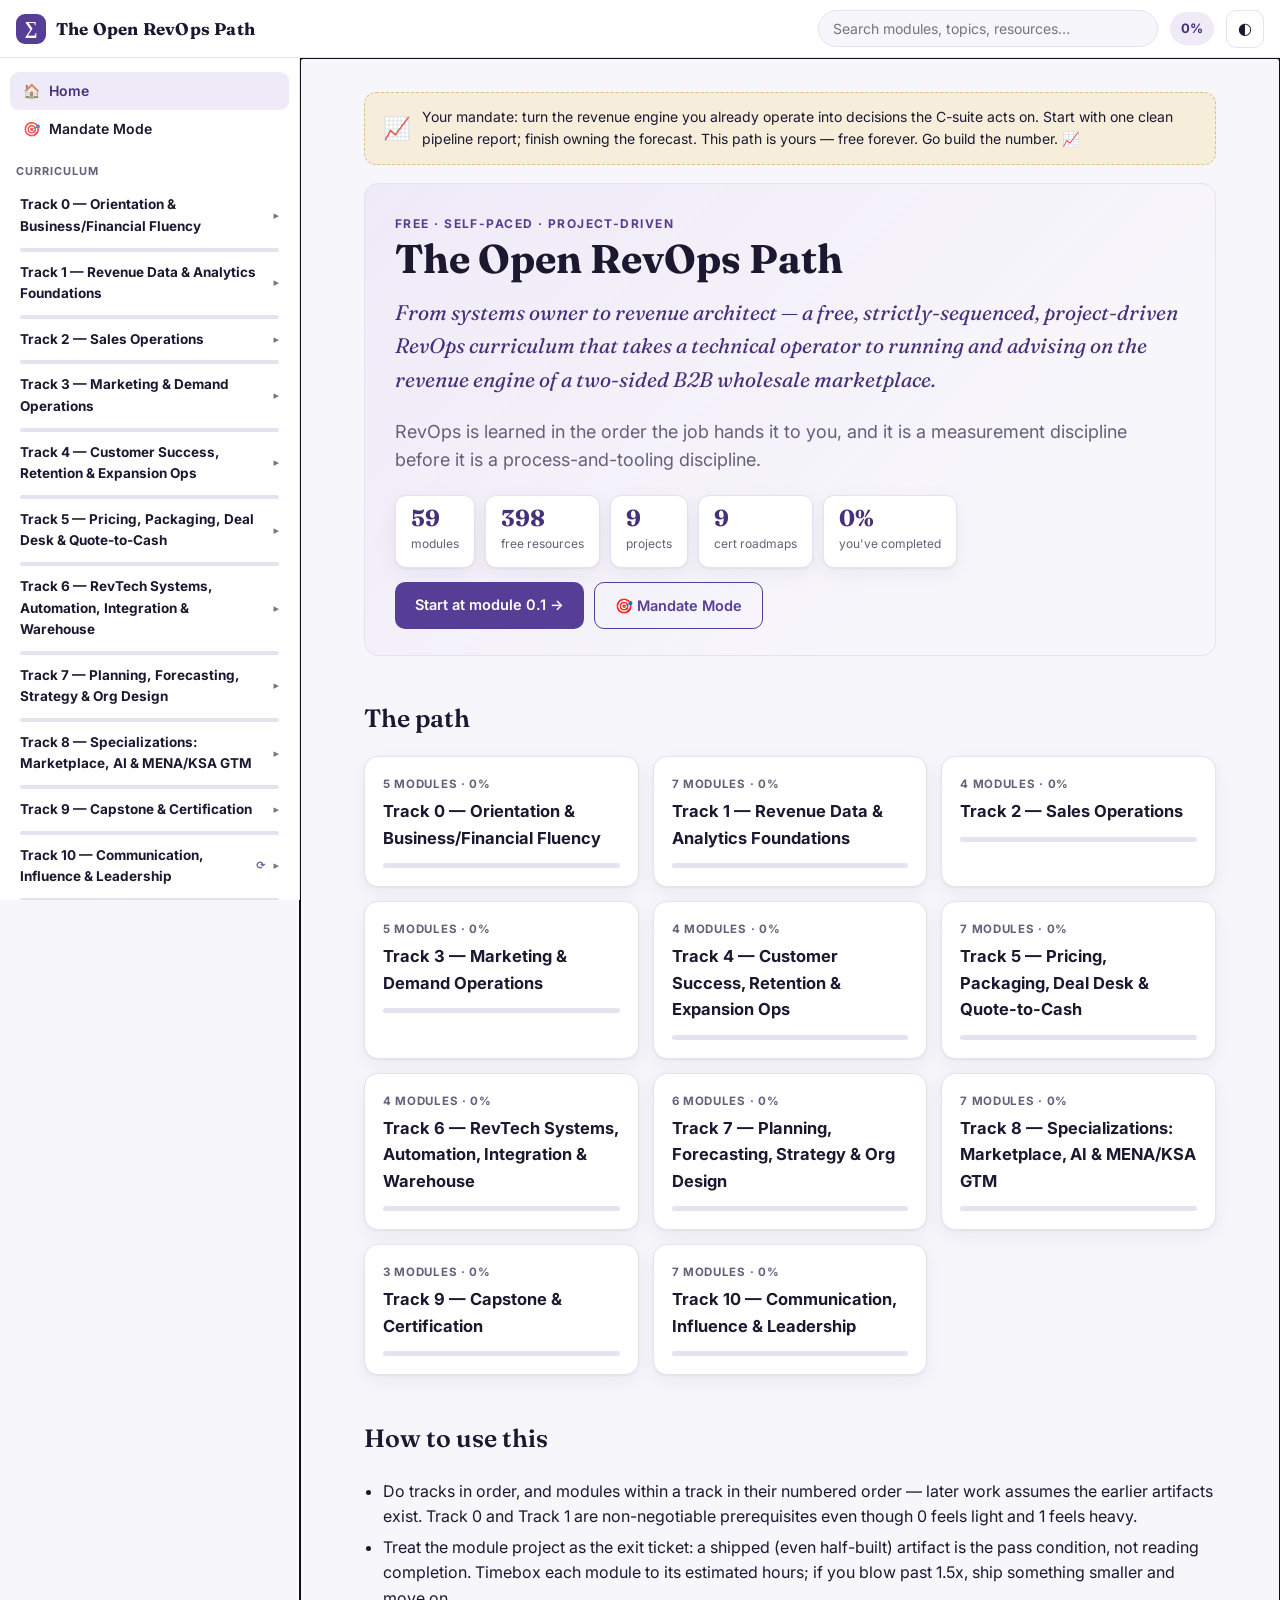
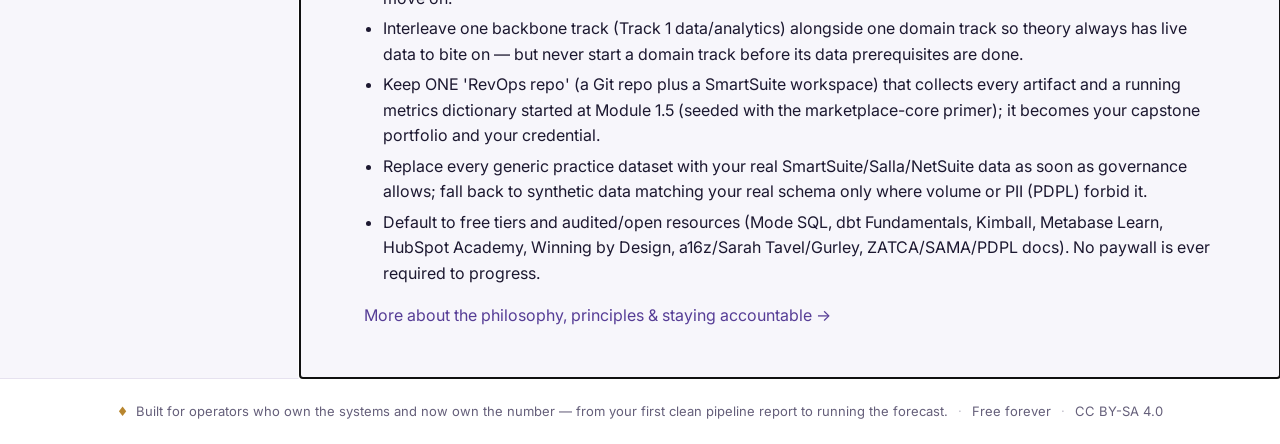
<file: docs/index.html>
<!DOCTYPE html>
<html lang="en">
<head>
  <meta charset="UTF-8" />
  <meta name="viewport" content="width=device-width, initial-scale=1.0" />
  <title>The Open RevOps Path · Revenue Operations, from zero to practitioner</title>
  <meta name="description" content="A free, self-paced, project-driven Revenue Operations (RevOps) curriculum — from zero to running the revenue engine of a B2B marketplace, with a two-sided marketplace specialization." />
  <meta property="og:title" content="The Open RevOps Path" />
  <meta property="og:description" content="A free OSSU/Odin-style Revenue Operations curriculum: sales/marketing/CS ops, revenue data & metrics, forecasting, systems & automation, with a B2B marketplace specialization." />
  <meta property="og:type" content="website" />
  <meta name="twitter:card" content="summary_large_image" />
  <link rel="preconnect" href="https://fonts.googleapis.com" />
  <link rel="preconnect" href="https://fonts.gstatic.com" crossorigin />
  <link href="https://fonts.googleapis.com/css2?family=Fraunces:opsz,wght@9..144,500;9..144,600;9..144,700&family=Inter:wght@400;500;600;700&display=swap" rel="stylesheet" />
  <link rel="stylesheet" href="styles.css" />
</head>
<body>
  <header class="topbar">
    <button id="menuBtn" class="icon-btn" aria-label="Toggle menu">☰</button>
    <a href="#/" class="brand">
      <span class="brand-mark">∑</span>
      <span class="brand-text">The Open RevOps Path</span>
    </a>
    <div class="topbar-spacer"></div>
    <div class="search-wrap">
      <input id="search" type="search" placeholder="Search modules, topics, resources…" autocomplete="off" />
    </div>
    <div id="progressChip" class="progress-chip" title="Your overall progress">0%</div>
    <button id="langBtn" class="icon-btn lang-btn" aria-label="Toggle language" style="display:none">EN</button>
    <button id="themeBtn" class="icon-btn" aria-label="Toggle theme">◐</button>
  </header>

  <div class="layout">
    <aside id="sidebar" class="sidebar">
      <nav id="nav"></nav>
      <div class="sidebar-foot">
        <button id="exportProgress" class="link-btn">Export</button>
        <button id="importProgress" class="link-btn">Import</button>
        <input id="importFile" type="file" accept="application/json,.json" hidden />
        <button id="resetProgress" class="link-btn">Reset progress</button>
      </div>
    </aside>
    <div id="scrim" class="scrim"></div>
    <main id="main" class="main" tabindex="-1"></main>
  </div>

  <footer id="siteFoot" class="site-foot"></footer>

  <script src="data.js"></script>
  <script src="app.js"></script>
</body>
</html>
</file>
<file: docs/styles.css>
:root{
  /* NAWAQIS purple */
  --green:#563D96; --green-2:#45307a; --green-soft:#efeaf8;
  --gold:#b8862f; --gold-soft:#f6eeda;
  --ink:#1c1830; --muted:#655f7a; --line:#e6e2ef;
  --paper:#f7f6fb; --card:#ffffff; --hover:#f0ecf8;
  --shadow:0 1px 2px rgba(40,30,70,.06),0 6px 20px rgba(40,30,70,.06);
  --radius:14px; --sidebar-w:300px; --topbar-h:58px;
  --sans:'Inter',system-ui,-apple-system,Segoe UI,Roboto,Helvetica,Arial,sans-serif;
  --serif:'Fraunces',Georgia,'Times New Roman',serif;
  --ar-sans:'Tajawal','Noto Kufi Arabic',system-ui,sans-serif;
  --ar-serif:'Cairo','Tajawal',serif;
}
[data-theme="dark"]{
  --green:#b09ae6; --green-2:#c8b6f0; --green-soft:#241a3a;
  --gold:#d9b25e; --gold-soft:#2a2415;
  --ink:#ece9f5; --muted:#a59fb8; --line:#2a2440;
  --paper:#0f0d18; --card:#16131f; --hover:#1d1830;
  --shadow:0 1px 2px rgba(0,0,0,.3),0 8px 24px rgba(0,0,0,.25);
}
/* Arabic / RTL */
[dir="rtl"]{ --sans:var(--ar-sans); --serif:var(--ar-serif); }
[dir="rtl"] body{ font-family:var(--ar-sans); letter-spacing:0; }
[dir="rtl"] .sidebar{ border-right:none; border-left:1px solid var(--line); }
[dir="rtl"] .nav-modules{ border-left:none; border-right:2px solid var(--line); padding-left:0; padding-right:6px; margin-left:0; margin-right:6px; }
[dir="rtl"] .nav-track-head .chev{ transform:scaleX(-1); }
[dir="rtl"] .nav-track.open .chev{ transform:rotate(90deg); }
[dir="rtl"] .section-note{ border-left:none; border-right:3px solid var(--green); border-radius:8px 0 0 8px; }
[dir="rtl"] .res .role{ /* color bar sits at inline-start automatically via flex */ }
[dir="rtl"] .prevnext .next{ text-align:left; }
[dir="rtl"] .lede,[dir="rtl"] .main p,[dir="rtl"] .callout,[dir="rtl"] .res .notes{ line-height:1.9; }
[dir="rtl"] .crumb{ direction:rtl; }
bdi,.num{ unicode-bidi:isolate; }
.lang-btn{ font-weight:700; font-size:13px; min-width:42px; }
*{box-sizing:border-box}
html{scroll-behavior:smooth}
body{
  margin:0;font-family:var(--sans);color:var(--ink);background:var(--paper);
  line-height:1.6;-webkit-font-smoothing:antialiased;
}
a{color:var(--green);text-decoration:none}
a:hover{text-decoration:underline}

/* Topbar */
.topbar{
  position:sticky;top:0;z-index:40;height:var(--topbar-h);
  display:flex;align-items:center;gap:12px;padding:0 16px;
  background:var(--card);border-bottom:1px solid var(--line);
}
.brand{display:flex;align-items:center;gap:10px;font-weight:700;color:var(--ink)}
.brand:hover{text-decoration:none}
.brand-mark{
  display:grid;place-items:center;width:30px;height:30px;border-radius:9px;
  background:var(--green);color:#fff;font-size:18px;font-weight:700;font-family:var(--serif)
}
.brand-text{font-family:var(--serif);font-size:17px;letter-spacing:.2px}
.topbar-spacer{flex:1}
.search-wrap{width:min(340px,40vw)}
#search{
  width:100%;padding:9px 14px;border:1px solid var(--line);border-radius:999px;
  background:var(--paper);color:var(--ink);font-size:14px;outline:none;font-family:var(--sans)
}
#search:focus{border-color:var(--green);box-shadow:0 0 0 3px var(--green-soft)}
.progress-chip{
  font-size:13px;font-weight:700;color:var(--green-2);background:var(--green-soft);
  padding:6px 11px;border-radius:999px;white-space:nowrap
}
.icon-btn{
  background:none;border:1px solid var(--line);color:var(--ink);cursor:pointer;
  width:38px;height:38px;border-radius:10px;font-size:16px;display:grid;place-items:center
}
.icon-btn:hover{background:var(--hover)}
#menuBtn{display:none}

/* Layout */
.layout{display:flex;min-height:calc(100vh - var(--topbar-h))}
.sidebar{
  width:var(--sidebar-w);flex:0 0 var(--sidebar-w);position:sticky;top:var(--topbar-h);
  height:calc(100vh - var(--topbar-h));overflow-y:auto;border-right:1px solid var(--line);
  background:var(--card);padding:14px 10px 30px;display:flex;flex-direction:column
}
.main{flex:1;min-width:0;padding:34px clamp(18px,5vw,64px);max-width:980px;margin:0 auto;width:100%}
.scrim{display:none}

/* Nav */
#nav{flex:1}
.nav-link{
  display:flex;align-items:center;gap:9px;padding:8px 12px;border-radius:9px;
  color:var(--ink);font-weight:600;font-size:14px;cursor:pointer
}
.nav-link:hover{background:var(--hover);text-decoration:none}
.nav-link.active{background:var(--green-soft);color:var(--green-2)}
.nav-link .ic{width:18px;text-align:center;opacity:.8}
.nav-section{margin:14px 6px 6px;font-size:11px;font-weight:700;letter-spacing:.09em;
  text-transform:uppercase;color:var(--muted)}
.nav-track{margin:2px 0}
.nav-track-head{
  display:flex;align-items:center;gap:8px;padding:8px 10px;border-radius:9px;cursor:pointer;
  font-weight:700;font-size:13.5px;color:var(--ink)
}
.nav-track-head:hover{background:var(--hover)}
.nav-track-head .chev{margin-left:auto;transition:transform .15s;opacity:.6;font-size:11px}
.nav-track.open .chev{transform:rotate(90deg)}
.nav-track-bar{height:4px;border-radius:3px;background:var(--line);overflow:hidden;margin:2px 10px 0}
.nav-track-bar > i{display:block;height:100%;background:var(--green);width:0}
.nav-modules{display:none;margin:3px 0 6px 6px;border-left:2px solid var(--line);padding-left:6px}
.nav-track.open .nav-modules{display:block}
.nav-mod{
  display:flex;align-items:center;gap:8px;padding:6px 9px;border-radius:8px;
  font-size:13px;color:var(--muted);cursor:pointer;line-height:1.35
}
.nav-mod:hover{background:var(--hover);color:var(--ink);text-decoration:none}
.nav-mod.active{color:var(--green-2);background:var(--green-soft);font-weight:600}
.nav-mod .dot{width:14px;flex:0 0 14px;text-align:center;font-size:12px}
.nav-mod.done .dot{color:var(--green)}
.nav-mod .mid{font-variant-numeric:tabular-nums;opacity:.7;flex:0 0 auto}
.sidebar-foot{padding:10px 12px 0;border-top:1px solid var(--line);margin-top:8px}
.link-btn{background:none;border:none;color:var(--muted);cursor:pointer;font-size:12.5px;padding:4px 0}
.link-btn:hover{color:var(--green);text-decoration:underline}

/* Content */
.main h1{font-family:var(--serif);font-weight:700;font-size:clamp(28px,4vw,40px);line-height:1.12;margin:.1em 0 .35em}
.main h2{font-family:var(--serif);font-weight:600;font-size:25px;margin:1.7em 0 .5em;padding-bottom:.2em}
.main h3{font-size:18px;margin:1.4em 0 .4em}
.crumb{font-size:13px;color:var(--muted);margin-bottom:14px}
.crumb a{color:var(--muted)}
.lede{font-size:18px;color:var(--muted);max-width:70ch}
.tagline{font-family:var(--serif);font-size:21px;color:var(--green-2);font-style:italic;margin:.2em 0 1em}

/* Hero */
.hero{
  background:linear-gradient(135deg,var(--green-soft),transparent 70%);
  border:1px solid var(--line);border-radius:var(--radius);padding:30px 30px 26px;margin-bottom:26px
}
.hero .kicker{font-size:12px;font-weight:700;letter-spacing:.12em;text-transform:uppercase;color:var(--green)}
.stats{display:flex;flex-wrap:wrap;gap:10px;margin:20px 0 4px}
.stat{background:var(--card);border:1px solid var(--line);border-radius:11px;padding:11px 15px;box-shadow:var(--shadow)}
.stat b{display:block;font-family:var(--serif);font-size:23px;color:var(--green-2);line-height:1}
.stat span{font-size:12px;color:var(--muted)}
.btn{
  display:inline-block;background:var(--green);color:#fff;font-weight:600;font-size:14.5px;
  padding:11px 20px;border-radius:10px;border:none;cursor:pointer;margin-top:6px
}
.btn:hover{background:var(--green-2);text-decoration:none}
.btn.ghost{background:transparent;color:var(--green);border:1px solid var(--green)}
.btn-row{display:flex;gap:10px;flex-wrap:wrap;margin-top:8px}

/* Cards / grid */
.grid{display:grid;gap:14px;grid-template-columns:repeat(auto-fill,minmax(250px,1fr));margin:10px 0 6px}
.card{
  background:var(--card);border:1px solid var(--line);border-radius:var(--radius);
  padding:18px;box-shadow:var(--shadow);display:block;color:var(--ink)
}
a.card:hover{text-decoration:none;border-color:var(--green);transform:translateY(-1px);transition:.15s}
.card .eyebrow{font-size:11.5px;font-weight:700;letter-spacing:.06em;text-transform:uppercase;color:var(--muted)}
.card h3{margin:.3em 0 .25em;font-size:16.5px}
.card p{margin:0;font-size:13.5px;color:var(--muted)}
.card .meter{height:5px;border-radius:3px;background:var(--line);margin-top:12px;overflow:hidden}
.card .meter > i{display:block;height:100%;background:var(--green);width:0}
.card .meta{font-size:12px;color:var(--muted);margin-top:8px}

/* Module page */
.mod-head{display:flex;align-items:flex-start;gap:16px;flex-wrap:wrap}
.mod-head .id{font-family:var(--serif);font-size:15px;color:var(--green);font-weight:700;
  background:var(--green-soft);padding:3px 10px;border-radius:8px;white-space:nowrap}
.metarow{display:flex;flex-wrap:wrap;gap:8px;margin:6px 0 18px}
.pill{font-size:12.5px;color:var(--muted);background:var(--paper);border:1px solid var(--line);
  padding:4px 11px;border-radius:999px}
.pill b{color:var(--ink)}
.callout{background:var(--gold-soft);border:1px solid color-mix(in srgb,var(--gold) 30%,transparent);
  border-radius:11px;padding:13px 16px;margin:16px 0;font-size:14.5px}
.callout.why{background:var(--green-soft);border-color:color-mix(in srgb,var(--green) 25%,transparent)}
.callout .lab{font-weight:700;color:var(--green-2);font-size:12px;letter-spacing:.05em;text-transform:uppercase;display:block;margin-bottom:3px}
.callout.gold .lab{color:var(--gold)}
ul.clean{padding-left:1.2em}
ul.clean li{margin:.3em 0}

/* Resources */
.res{display:flex;gap:13px;padding:15px;border:1px solid var(--line);border-radius:12px;
  background:var(--card);margin:10px 0;box-shadow:var(--shadow)}
.res .role{flex:0 0 4px;border-radius:3px;background:var(--green);align-self:stretch}
.res .role.supplement{background:var(--gold)}
.res .role.practice{background:#3b82c4}
.res .role.reference{background:var(--muted)}
.res .body{flex:1;min-width:0}
.res .rtitle{font-weight:600;font-size:15px}
.res .rmeta{font-size:12.5px;color:var(--muted);margin:3px 0 6px;display:flex;flex-wrap:wrap;gap:6px;align-items:center}
.res .notes{font-size:13.5px;color:var(--ink);opacity:.92}
.badge{font-size:11px;font-weight:700;padding:2px 8px;border-radius:999px;white-space:nowrap}
.badge.free{background:var(--green-soft);color:var(--green-2)}
.badge.audit,.badge.freemium{background:var(--gold-soft);color:var(--gold)}
.badge.paid{background:var(--line);color:var(--muted)}
.badge.role{background:var(--paper);border:1px solid var(--line);color:var(--muted);text-transform:capitalize}
.badge.ar{background:#efe7f6;color:#6b4ca8}
[data-theme="dark"] .badge.ar{background:#241a33;color:#b79be6}

/* Complete toggle */
.complete-bar{display:flex;align-items:center;gap:12px;margin:24px 0;padding:14px 16px;
  border:1px solid var(--line);border-radius:12px;background:var(--card)}
.chk{display:flex;align-items:center;gap:10px;cursor:pointer;font-weight:600;user-select:none}
.chk input{width:20px;height:20px;accent-color:var(--green);cursor:pointer}
.prevnext{display:flex;justify-content:space-between;gap:12px;margin-top:30px;flex-wrap:wrap}
.prevnext a{flex:1;min-width:200px;border:1px solid var(--line);border-radius:12px;padding:12px 16px;
  background:var(--card);color:var(--ink)}
.prevnext a:hover{border-color:var(--green);text-decoration:none}
.prevnext .dir{font-size:12px;color:var(--muted)}
.prevnext .t{font-weight:600}
.prevnext .next{text-align:right}

details.flags{margin:16px 0;border:1px solid var(--line);border-radius:11px;padding:6px 14px;background:var(--paper)}
details.flags summary{cursor:pointer;font-size:13px;color:var(--muted);font-weight:600;padding:6px 0}
details.flags li{font-size:12.5px;color:var(--muted);margin:.3em 0}

/* Tables (overlay map, certs) */
table.tbl{width:100%;border-collapse:collapse;margin:14px 0;font-size:14px}
table.tbl th,table.tbl td{text-align:left;padding:10px 12px;border-bottom:1px solid var(--line);vertical-align:top}
table.tbl th{font-size:12px;text-transform:uppercase;letter-spacing:.05em;color:var(--muted)}

/* Saudi banner */
.ksa{background:linear-gradient(135deg,#3a2a6e,#563D96);color:#f1ecfb;border-radius:var(--radius);padding:26px 28px;margin-bottom:24px}
.ksa h1{color:#fff;margin-top:0}
.ksa .tagline{color:#d8caf2}
.facts{display:flex;flex-wrap:wrap;gap:8px;margin-top:14px}
.facts .f{background:rgba(255,255,255,.12);border:1px solid rgba(255,255,255,.18);border-radius:10px;padding:8px 12px;font-size:13px}
.facts .f b{display:block;color:#fff}

.faq-q{font-weight:600;margin:18px 0 4px;font-size:16px}
.muted{color:var(--muted)}
.section-note{font-size:13.5px;color:var(--muted);background:var(--paper);border-left:3px solid var(--green);padding:10px 14px;border-radius:0 8px 8px 0;margin:14px 0}
.empty{color:var(--muted);padding:40px 0;text-align:center}

/* Dedication */
.site-foot{
  text-align:center;padding:22px 18px;border-top:1px solid var(--line);
  color:var(--muted);font-size:13px;background:var(--card)
}
.site-foot .heart{color:var(--gold);margin-right:4px}
.site-foot b{color:var(--green-2)}
.site-foot .sep{opacity:.4;margin:0 6px}
.dedication{
  display:flex;align-items:center;gap:12px;margin:0 0 18px;padding:13px 18px;
  border:1px dashed color-mix(in srgb,var(--gold) 45%,transparent);
  background:var(--gold-soft);border-radius:12px;font-size:14px
}
.dedication .seal{font-size:22px;flex:0 0 auto}
.dedication b{color:var(--green-2)}

@media (max-width:860px){
  #menuBtn{display:grid}
  .brand-text{display:none}
  .sidebar{position:fixed;left:0;top:var(--topbar-h);z-index:35;transform:translateX(-100%);
    transition:transform .2s;box-shadow:var(--shadow)}
  .sidebar.open{transform:translateX(0)}
  .scrim.show{display:block;position:fixed;inset:var(--topbar-h) 0 0;background:rgba(0,0,0,.4);z-index:34}
  .search-wrap{width:auto;flex:1}
  .progress-chip{display:none}
}

/* --- companions: pairings, mandate, reference --- */
.pbadge{display:inline-block;margin-inline-start:6px;font-size:11px;color:var(--green);opacity:.85}
.callout.pair{border-color:color-mix(in srgb,var(--green) 40%,transparent);background:var(--green-soft)}
.callout.pair .lab{color:var(--green-2)}
.chips{line-height:2.1}
.chips a{display:inline-block;margin:0 4px 4px 0;padding:3px 9px;border:1px solid var(--line);
  border-radius:999px;font-size:13px;background:var(--card);text-decoration:none}
.phase{border:1px solid var(--line);border-radius:14px;padding:14px 18px;margin:14px 0;background:var(--card)}
.phase .id{background:var(--green-soft);color:var(--green-2);font-weight:700}
.cheat{margin:8px 0}
.cheat .rtitle{font-weight:600;margin-bottom:3px}
.cheatc{white-space:pre-wrap;font-family:ui-monospace,SFMono-Regular,Menlo,monospace;font-size:12.5px;
  background:var(--green-soft);border:1px solid var(--line);border-radius:10px;padding:10px 12px;overflow-x:auto;margin:0}
.gterm{padding:7px 0;border-bottom:1px solid var(--line);font-size:14.5px}
.gterm b{color:var(--green-2)}
</file>
